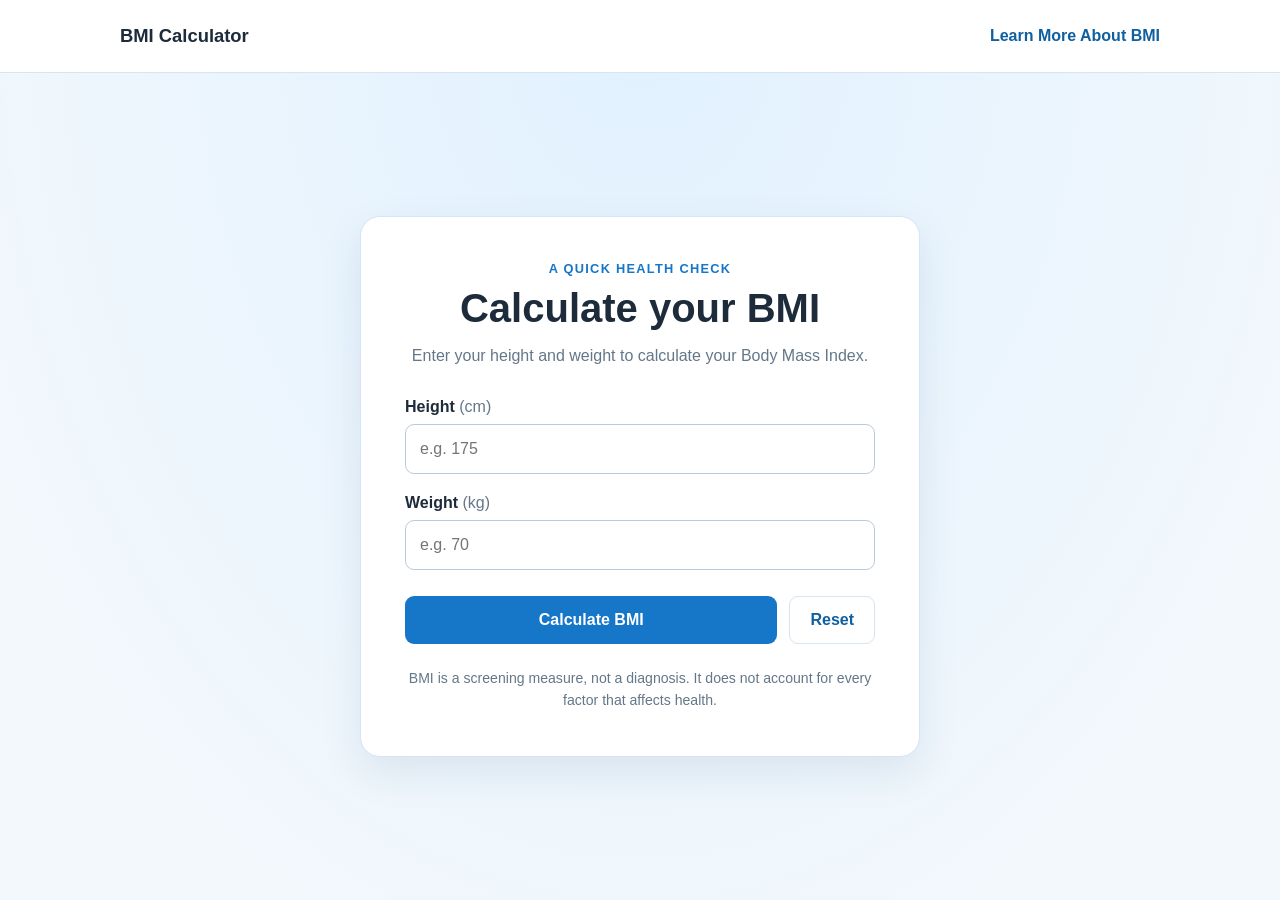
<file: CalculationPage/index.html>
<!DOCTYPE html>
<html lang="en">
<head>
  <meta charset="UTF-8">
  <meta name="viewport" content="width=device-width, initial-scale=1.0">
  <meta name="description" content="Calculate your Body Mass Index with this simple BMI calculator.">
  <title>BMI Calculator</title>
  <link rel="stylesheet" href="index.css">
  <script src="index.js" defer></script>
</head>
<body>
  <header class="site-header">
    <nav class="navigation container" aria-label="Main navigation">
      <a class="brand" href="index.html">BMI Calculator</a>
      <a class="nav-link" href="../InfoPage/info.html">Learn More About BMI</a>
    </nav>
  </header>

  <main class="container">
    <section class="calculator-card" aria-labelledby="page-title">
      <div class="intro">
        <p class="eyebrow">A quick health check</p>
        <h1 id="page-title">Calculate your BMI</h1>
        <p>Enter your height and weight to calculate your Body Mass Index.</p>
      </div>

      <form id="bmi-form" novalidate>
        <div class="field">
          <label for="height">Height <span>(cm)</span></label>
          <input
            id="height"
            name="height"
            type="number"
            inputmode="decimal"
            min="0"
            step="any"
            placeholder="e.g. 175"
            aria-describedby="height-error"
            required
          >
          <p class="field-error" id="height-error"></p>
        </div>

        <div class="field">
          <label for="weight">Weight <span>(kg)</span></label>
          <input
            id="weight"
            name="weight"
            type="number"
            inputmode="decimal"
            min="0"
            step="any"
            placeholder="e.g. 70"
            aria-describedby="weight-error"
            required
          >
          <p class="field-error" id="weight-error"></p>
        </div>

        <div class="actions">
          <button class="button button-primary" type="submit">Calculate BMI</button>
          <button class="button button-secondary" id="reset-button" type="reset">Reset</button>
        </div>
      </form>

      <p class="form-error" id="form-error" role="alert"></p>

      <section class="result" id="result" aria-live="polite" aria-atomic="true" hidden>
        <p class="result-label">Your BMI</p>
        <p class="bmi-value" id="bmi-value"></p>
        <h2 id="bmi-category"></h2>
        <p id="result-message"></p>
      </section>

      <p class="disclaimer">
        BMI is a screening measure, not a diagnosis. It does not account for every
        factor that affects health.
      </p>
    </section>
  </main>
</body>
</html>
</file>
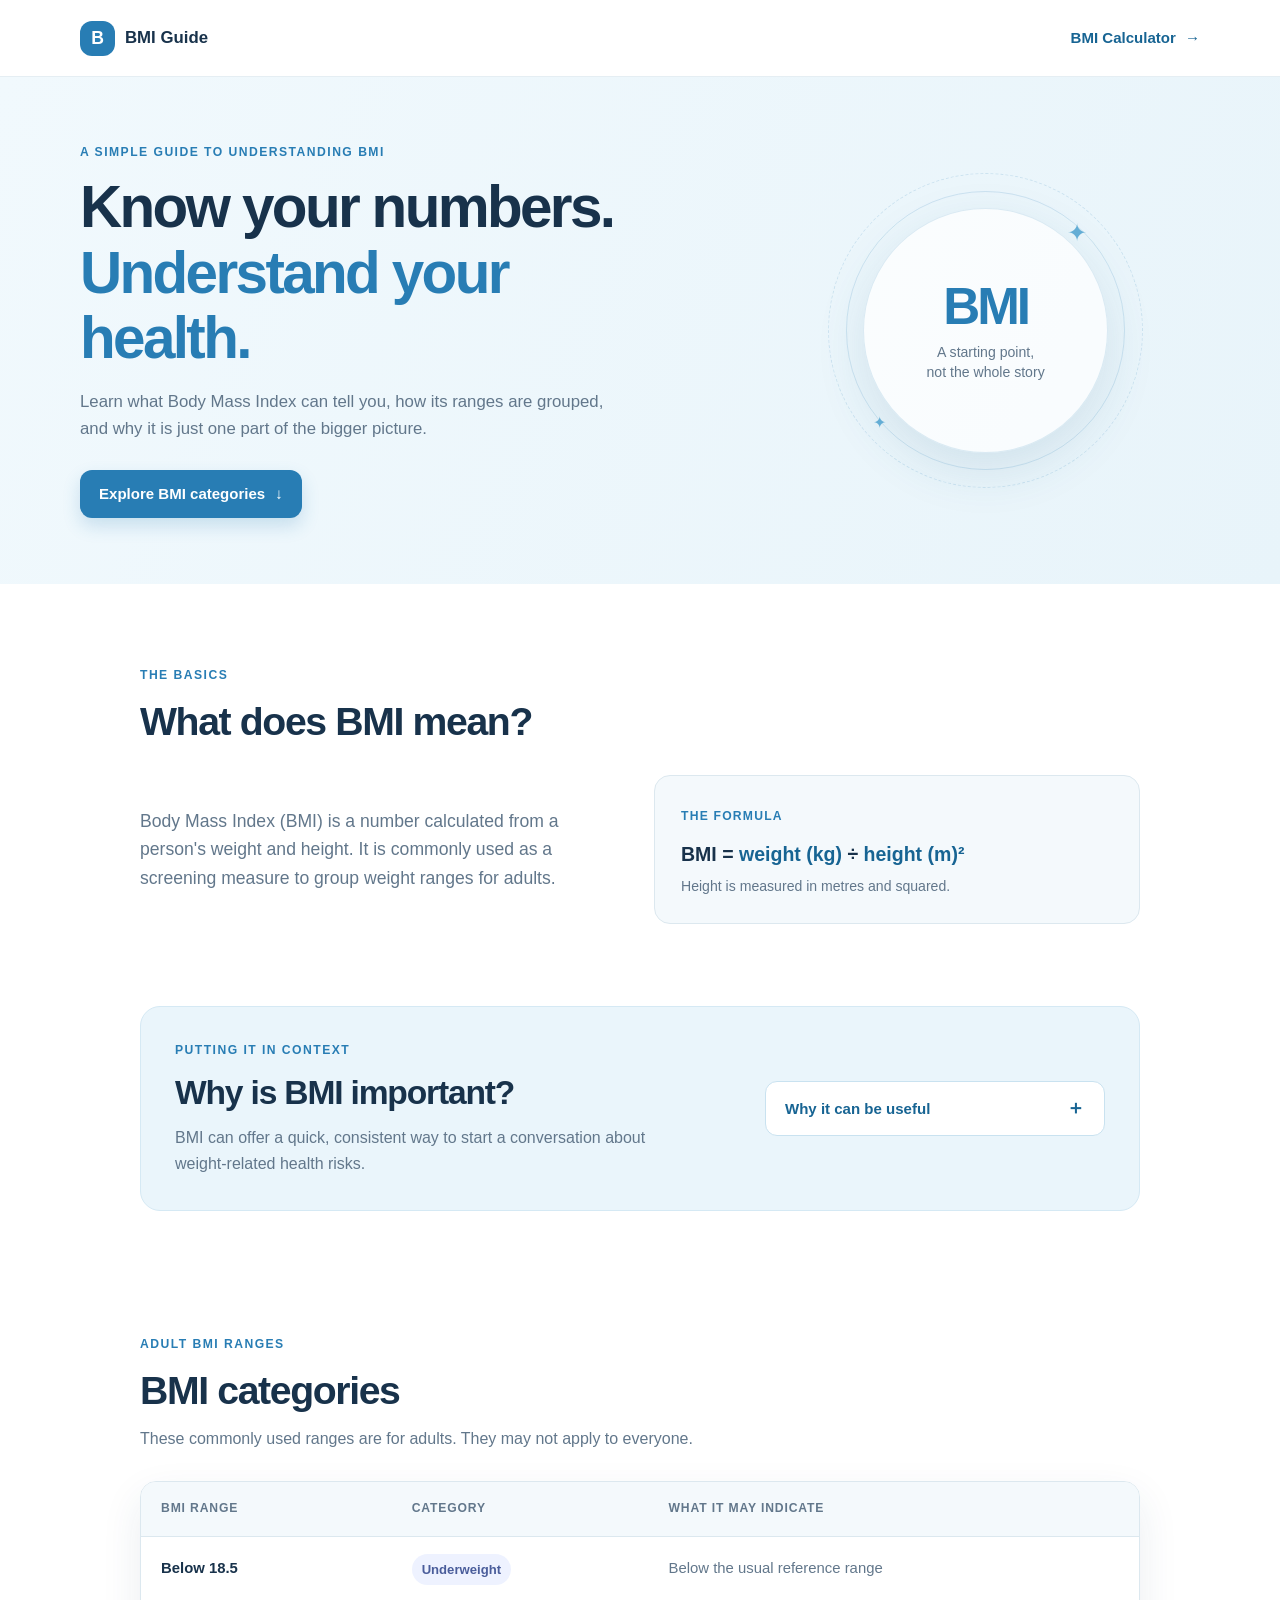
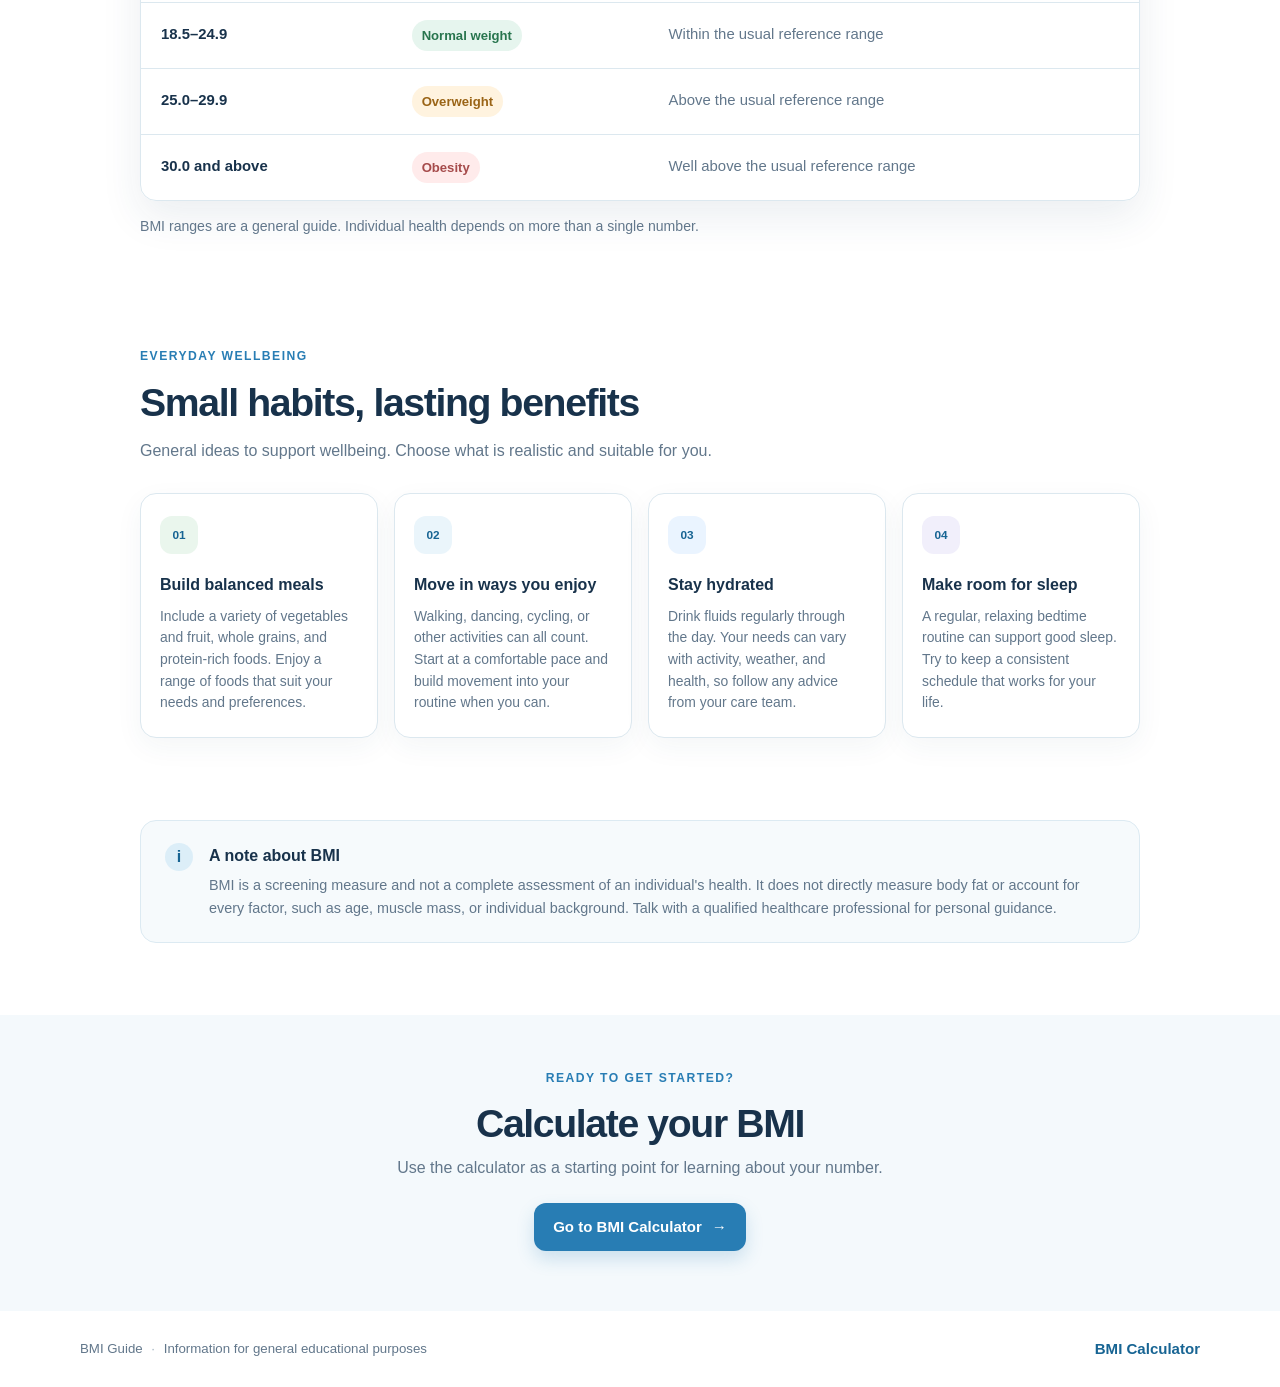
<file: InfoPage/info.html>
<!DOCTYPE html>
<html lang="en">
<head>
    <meta charset="UTF-8">
    <meta name="viewport" content="width=device-width, initial-scale=1.0">
    <meta name="description" content="Learn what BMI means, review BMI categories, and explore general healthy lifestyle tips.">
    <title>Understanding BMI | BMI Guide</title>
    <link rel="stylesheet" href="info.css">
    <script src="info.js" defer></script>
</head>
<body>
    <header class="site-header">
        <nav class="navigation" aria-label="Main navigation">
            <a class="brand" href="../CalculationPage/index.html" aria-label="BMI Guide home">
                <span class="brand-mark" aria-hidden="true">B</span>
                <span>BMI Guide</span>
            </a>
            <a class="nav-link" href="../CalculationPage/index.html">BMI Calculator <span aria-hidden="true">→</span></a>
        </nav>
    </header>

    <main>
        <section class="hero">
            <div class="hero-content">
                <p class="eyebrow">A simple guide to understanding BMI</p>
                <h1>Know your numbers.<br><span>Understand your health.</span></h1>
                <p class="hero-description">
                    Learn what Body Mass Index can tell you, how its ranges are grouped, and why it is just one part of the bigger picture.
                </p>
                <a class="button button-primary" href="#bmi-categories">Explore BMI categories <span aria-hidden="true">↓</span></a>
            </div>
            <div class="hero-illustration" aria-hidden="true">
                <div class="illustration-circle">
                    <span class="illustration-number">BMI</span>
                    <span class="illustration-caption">A starting point,<br>not the whole story</span>
                    <span class="illustration-spark spark-one">✦</span>
                    <span class="illustration-spark spark-two">✦</span>
                </div>
            </div>
        </section>

        <section class="intro-section content-section" aria-labelledby="what-is-bmi">
            <div class="section-heading">
                <p class="eyebrow">The basics</p>
                <h2 id="what-is-bmi">What does BMI mean?</h2>
            </div>
            <div class="intro-grid">
                <p class="intro-copy">
                    Body Mass Index (BMI) is a number calculated from a person's weight and height. It is commonly used as a screening measure to group weight ranges for adults.
                </p>
                <div class="formula-card">
                    <span class="formula-label">The formula</span>
                    <p class="formula">BMI = <span>weight (kg)</span> ÷ <span>height (m)²</span></p>
                    <p class="formula-note">Height is measured in metres and squared.</p>
                </div>
            </div>
        </section>

        <section class="importance-section content-section" aria-labelledby="why-bmi">
            <div class="importance-card">
                <div>
                    <p class="eyebrow">Putting it in context</p>
                    <h2 id="why-bmi">Why is BMI important?</h2>
                    <p class="section-copy">
                        BMI can offer a quick, consistent way to start a conversation about weight-related health risks.
                    </p>
                </div>
                <div class="importance-action">
                    <button class="button button-secondary" id="importance-button" type="button" aria-expanded="false" aria-controls="importance-details">
                        Why it can be useful <span class="button-icon" aria-hidden="true">＋</span>
                    </button>
                    <p class="interactive-details" id="importance-details" hidden>
                        A healthcare professional may use BMI alongside other information to decide whether more assessment or support could be helpful. It is a screening tool, not a diagnosis.
                    </p>
                </div>
            </div>
        </section>

        <section class="categories-section content-section" id="bmi-categories" aria-labelledby="categories-title">
            <div class="section-heading">
                <p class="eyebrow">Adult BMI ranges</p>
                <h2 id="categories-title">BMI categories</h2>
                <p class="section-copy">These commonly used ranges are for adults. They may not apply to everyone.</p>
            </div>
            <div class="table-wrap">
                <table>
                    <thead>
                        <tr>
                            <th scope="col">BMI range</th>
                            <th scope="col">Category</th>
                            <th scope="col">What it may indicate</th>
                        </tr>
                    </thead>
                    <tbody>
                        <tr>
                            <td>Below 18.5</td>
                            <td><span class="category-label category-light">Underweight</span></td>
                            <td>Below the usual reference range</td>
                        </tr>
                        <tr>
                            <td>18.5–24.9</td>
                            <td><span class="category-label category-healthy">Normal weight</span></td>
                            <td>Within the usual reference range</td>
                        </tr>
                        <tr>
                            <td>25.0–29.9</td>
                            <td><span class="category-label category-high">Overweight</span></td>
                            <td>Above the usual reference range</td>
                        </tr>
                        <tr>
                            <td>30.0 and above</td>
                            <td><span class="category-label category-highest">Obesity</span></td>
                            <td>Well above the usual reference range</td>
                        </tr>
                    </tbody>
                </table>
            </div>
            <p class="table-note">BMI ranges are a general guide. Individual health depends on more than a single number.</p>
        </section>

        <section class="tips-section content-section" aria-labelledby="tips-title">
            <div class="section-heading">
                <p class="eyebrow">Everyday wellbeing</p>
                <h2 id="tips-title">Small habits, lasting benefits</h2>
                <p class="section-copy">General ideas to support wellbeing. Choose what is realistic and suitable for you.</p>
            </div>
            <div class="tips-grid">
                <article class="tip-card">
                    <span class="tip-icon icon-food" aria-hidden="true">01</span>
                    <h3>Build balanced meals</h3>
                    <p>Include a variety of vegetables and fruit, whole grains, and protein-rich foods. Enjoy a range of foods that suit your needs and preferences.</p>
                </article>
                <article class="tip-card">
                    <span class="tip-icon icon-move" aria-hidden="true">02</span>
                    <h3>Move in ways you enjoy</h3>
                    <p>Walking, dancing, cycling, or other activities can all count. Start at a comfortable pace and build movement into your routine when you can.</p>
                </article>
                <article class="tip-card">
                    <span class="tip-icon icon-water" aria-hidden="true">03</span>
                    <h3>Stay hydrated</h3>
                    <p>Drink fluids regularly through the day. Your needs can vary with activity, weather, and health, so follow any advice from your care team.</p>
                </article>
                <article class="tip-card">
                    <span class="tip-icon icon-sleep" aria-hidden="true">04</span>
                    <h3>Make room for sleep</h3>
                    <p>A regular, relaxing bedtime routine can support good sleep. Try to keep a consistent schedule that works for your life.</p>
                </article>
            </div>
        </section>

        <aside class="disclaimer" aria-label="Health disclaimer">
            <span class="disclaimer-icon" aria-hidden="true">i</span>
            <div>
                <h2>A note about BMI</h2>
                <p>BMI is a screening measure and not a complete assessment of an individual's health. It does not directly measure body fat or account for every factor, such as age, muscle mass, or individual background. Talk with a qualified healthcare professional for personal guidance.</p>
            </div>
        </aside>

        <section class="cta-section">
            <p class="eyebrow">Ready to get started?</p>
            <h2>Calculate your BMI</h2>
            <p>Use the calculator as a starting point for learning about your number.</p>
            <a class="button button-primary" href="../CalculationPage/index.html">Go to BMI Calculator <span aria-hidden="true">→</span></a>
        </section>
    </main>

    <footer class="site-footer">
        <p>BMI Guide <span aria-hidden="true">·</span> Information for general educational purposes</p>
        <a href="../CalculationPage/index.html">BMI Calculator</a>
    </footer>
</body>
</html>
</file>
<file: CalculationPage/index.css>
:root {
  color-scheme: light;
  --blue: #1677c8;
  --blue-dark: #105f9f;
  --blue-light: #eaf5ff;
  --ink: #1d2b3a;
  --muted: #647789;
  --border: #d7e5f0;
  --surface: #ffffff;
  --page: #f3f8fc;
  --error: #b42318;
}

* {
  box-sizing: border-box;
}

body {
  min-width: 320px;
  min-height: 100vh;
  margin: 0;
  color: var(--ink);
  background:
    radial-gradient(ellipse at 50% 0, #e1f1ff 0, transparent 48rem),
    var(--page);
  font-family: Arial, Helvetica, sans-serif;
}

a {
  color: var(--blue-dark);
}

.container {
  width: min(100% - 40px, 1040px);
  margin-inline: auto;
}

.site-header {
  background: var(--surface);
  border-bottom: 1px solid var(--border);
}

.navigation {
  min-height: 72px;
  display: flex;
  align-items: center;
  justify-content: space-between;
  gap: 20px;
}

.brand {
  color: var(--ink);
  font-size: 1.15rem;
  font-weight: 700;
  text-decoration: none;
}

.nav-link {
  font-weight: 600;
  text-decoration: none;
}

.nav-link:hover {
  text-decoration: underline;
}

main {
  display: grid;
  min-height: calc(100vh - 73px);
  place-items: center;
  padding-block: 48px;
}

.calculator-card {
  width: min(100%, 560px);
  padding: clamp(24px, 5vw, 44px);
  background: var(--surface);
  border: 1px solid var(--border);
  border-radius: 20px;
  box-shadow: 0 16px 40px rgb(34 83 120 / 10%);
}

.intro {
  margin-bottom: 30px;
  text-align: center;
}

.eyebrow {
  margin: 0 0 10px;
  color: var(--blue);
  font-size: 0.8rem;
  font-weight: 700;
  letter-spacing: 0.1em;
  text-transform: uppercase;
}

h1 {
  margin: 0;
  font-size: clamp(1.9rem, 6vw, 2.5rem);
}

.intro > p:last-child {
  margin: 12px 0 0;
  color: var(--muted);
  line-height: 1.6;
}

.field {
  margin-top: 20px;
}

.field label {
  display: block;
  margin-bottom: 8px;
  font-weight: 700;
}

.field label span {
  color: var(--muted);
  font-weight: 400;
}

.field input {
  width: 100%;
  min-height: 50px;
  padding: 12px 14px;
  color: var(--ink);
  background: var(--surface);
  border: 1px solid #b9ccdc;
  border-radius: 9px;
  font: inherit;
}

.field input:focus {
  border-color: var(--blue);
  outline: 3px solid rgb(22 119 200 / 16%);
}

.field input[aria-invalid="true"] {
  border-color: var(--error);
}

.field-error,
.form-error {
  min-height: 0;
  margin: 6px 0 0;
  color: var(--error);
  font-size: 0.9rem;
}

.field-error:not(:empty),
.form-error:not(:empty) {
  min-height: 1.25em;
}

.actions {
  display: flex;
  gap: 12px;
  margin-top: 26px;
}

.button {
  min-height: 48px;
  padding: 11px 20px;
  border: 1px solid transparent;
  border-radius: 9px;
  cursor: pointer;
  font: inherit;
  font-weight: 700;
  transition: background-color 120ms ease, border-color 120ms ease;
}

.button:focus-visible,
a:focus-visible {
  outline: 3px solid rgb(22 119 200 / 35%);
  outline-offset: 3px;
}

.button-primary {
  flex: 1;
  color: var(--surface);
  background: var(--blue);
}

.button-primary:hover {
  background: var(--blue-dark);
}

.button-secondary {
  color: var(--blue-dark);
  background: var(--surface);
  border-color: var(--border);
}

.button-secondary:hover {
  background: var(--blue-light);
  border-color: #b9d8f0;
}

.result {
  margin-top: 28px;
  padding: 22px;
  background: var(--blue-light);
  border: 1px solid #c9e4fa;
  border-radius: 12px;
  text-align: center;
}

.result[hidden] {
  display: none;
}

.result-label {
  margin: 0;
  color: var(--muted);
  font-weight: 600;
}

.bmi-value {
  margin: 6px 0;
  color: var(--blue-dark);
  font-size: 2.5rem;
  font-weight: 700;
}

.result h2 {
  margin: 0;
  font-size: 1.25rem;
}

#result-message {
  margin: 10px 0 0;
  color: var(--muted);
  line-height: 1.5;
}

.disclaimer {
  margin: 24px 0 0;
  color: var(--muted);
  font-size: 0.88rem;
  line-height: 1.55;
  text-align: center;
}

@media (max-width: 480px) {
  .container {
    width: min(100% - 28px, 1040px);
  }

  .navigation {
    min-height: 64px;
  }

  .nav-link {
    font-size: 0.9rem;
    text-align: right;
  }

  main {
    min-height: calc(100vh - 65px);
    padding-block: 28px;
  }

  .actions {
    flex-direction: column;
  }
}

@media (prefers-reduced-motion: reduce) {
  *,
  *::before,
  *::after {
    scroll-behavior: auto !important;
    transition-duration: 0.01ms !important;
  }
}
</file>
<file: InfoPage/info.css>
:root {
    color-scheme: light;
    --navy: #18324b;
    --muted: #62778b;
    --blue: #287db4;
    --blue-dark: #176493;
    --sky: #eaf5fb;
    --pale-blue: #f4f9fc;
    --line: #dce8ef;
    --white: #ffffff;
    --shadow: 0 16px 42px rgba(30, 71, 100, 0.09);
}

* {
    box-sizing: border-box;
}

html {
    scroll-behavior: smooth;
}

body {
    margin: 0;
    background: var(--white);
    color: var(--navy);
    font-family: Arial, Helvetica, sans-serif;
    line-height: 1.6;
}

a {
    color: inherit;
}

.site-header {
    position: relative;
    z-index: 1;
    border-bottom: 1px solid rgba(220, 232, 239, 0.75);
    background: rgba(255, 255, 255, 0.96);
}

.navigation {
    width: min(1120px, calc(100% - 48px));
    min-height: 76px;
    margin: 0 auto;
    display: flex;
    align-items: center;
    justify-content: space-between;
    gap: 24px;
}

.brand {
    display: inline-flex;
    align-items: center;
    gap: 10px;
    color: var(--navy);
    font-size: 1.05rem;
    font-weight: 700;
    text-decoration: none;
}

.brand-mark {
    display: grid;
    width: 35px;
    height: 35px;
    place-items: center;
    border-radius: 12px;
    background: var(--blue);
    color: var(--white);
    font-size: 1.1rem;
}

.nav-link,
.site-footer a {
    color: var(--blue-dark);
    font-size: 0.94rem;
    font-weight: 700;
    text-decoration: none;
}

.nav-link:hover,
.site-footer a:hover {
    text-decoration: underline;
    text-underline-offset: 4px;
}

.nav-link span {
    margin-left: 5px;
}

.hero {
    overflow: hidden;
    min-height: 420px;
    padding: 66px max(24px, calc((100% - 1120px) / 2));
    display: grid;
    grid-template-columns: 1.2fr 0.8fr;
    align-items: center;
    gap: 48px;
    background: linear-gradient(115deg, #f1f9fd 0%, #e8f4fa 100%);
}

.hero-content {
    max-width: 610px;
}

.eyebrow {
    margin: 0 0 12px;
    color: var(--blue);
    font-size: 0.76rem;
    font-weight: 700;
    letter-spacing: 0.12em;
    text-transform: uppercase;
}

h1,
h2,
h3,
p {
    margin-top: 0;
}

h1 {
    margin-bottom: 18px;
    font-size: clamp(2.35rem, 5vw, 3.65rem);
    line-height: 1.12;
    letter-spacing: -0.045em;
}

h1 span {
    color: var(--blue);
}

.hero-description {
    max-width: 540px;
    margin-bottom: 28px;
    color: var(--muted);
    font-size: 1.05rem;
}

.button {
    display: inline-flex;
    min-height: 48px;
    align-items: center;
    justify-content: center;
    gap: 10px;
    padding: 11px 19px;
    border: 0;
    border-radius: 12px;
    font: inherit;
    font-size: 0.94rem;
    font-weight: 700;
    text-align: center;
    text-decoration: none;
    cursor: pointer;
    transition: background-color 160ms ease, transform 160ms ease;
}

.button:hover {
    transform: translateY(-1px);
}

.button:focus-visible,
a:focus-visible {
    outline: 3px solid #86c9ee;
    outline-offset: 3px;
}

.button-primary {
    background: var(--blue);
    color: var(--white);
    box-shadow: 0 8px 18px rgba(40, 125, 180, 0.2);
}

.button-primary:hover {
    background: var(--blue-dark);
}

.hero-illustration {
    display: grid;
    min-height: 275px;
    place-items: center;
}

.illustration-circle {
    position: relative;
    display: flex;
    width: 245px;
    height: 245px;
    flex-direction: column;
    align-items: center;
    justify-content: center;
    border: 1px solid rgba(40, 125, 180, 0.15);
    border-radius: 50%;
    background: rgba(255, 255, 255, 0.72);
    box-shadow: 0 18px 50px rgba(37, 95, 130, 0.12);
    text-align: center;
}

.illustration-circle::before,
.illustration-circle::after {
    position: absolute;
    border: 1px solid rgba(40, 125, 180, 0.16);
    border-radius: 50%;
    content: "";
}

.illustration-circle::before {
    inset: -18px;
}

.illustration-circle::after {
    inset: -36px;
    border-style: dashed;
}

.illustration-number {
    color: var(--blue);
    font-size: 3.2rem;
    font-weight: 700;
    letter-spacing: -0.06em;
    line-height: 1.1;
}

.illustration-caption {
    margin-top: 8px;
    color: var(--muted);
    font-size: 0.88rem;
    line-height: 1.4;
}

.illustration-spark {
    position: absolute;
    color: #63add5;
    font-size: 1.5rem;
}

.spark-one {
    top: 5px;
    right: 20px;
}

.spark-two {
    bottom: 17px;
    left: 9px;
    font-size: 1rem;
}

.content-section {
    width: min(1000px, calc(100% - 48px));
    margin: 0 auto;
    padding: 82px 0;
}

.section-heading {
    max-width: 680px;
    margin-bottom: 30px;
}

.section-heading h2,
.importance-card h2,
.cta-section h2 {
    margin-bottom: 12px;
    font-size: clamp(1.8rem, 3.6vw, 2.45rem);
    line-height: 1.2;
    letter-spacing: -0.035em;
}

.intro-grid {
    display: grid;
    grid-template-columns: 1fr 1fr;
    align-items: stretch;
    gap: 28px;
}

.intro-copy {
    align-self: center;
    margin-bottom: 0;
    color: var(--muted);
    font-size: 1.1rem;
}

.formula-card {
    padding: 26px;
    border: 1px solid var(--line);
    border-radius: 16px;
    background: var(--pale-blue);
}

.formula-label {
    color: var(--blue);
    font-size: 0.76rem;
    font-weight: 700;
    letter-spacing: 0.1em;
    text-transform: uppercase;
}

.formula {
    margin: 12px 0 4px;
    font-size: 1.22rem;
    font-weight: 700;
}

.formula span {
    color: var(--blue-dark);
}

.formula-note,
.table-note {
    margin-bottom: 0;
    color: var(--muted);
    font-size: 0.88rem;
}

.importance-section {
    padding-top: 0;
}

.importance-card {
    padding: 34px;
    display: grid;
    grid-template-columns: 1fr 0.8fr;
    align-items: center;
    gap: 32px;
    border: 1px solid #d5e9f4;
    border-radius: 20px;
    background: var(--sky);
}

.importance-card h2 {
    font-size: clamp(1.65rem, 3vw, 2.1rem);
}

.section-copy {
    margin-bottom: 0;
    color: var(--muted);
}

.importance-action {
    justify-self: end;
    width: min(100%, 340px);
}

.button-secondary {
    width: 100%;
    justify-content: space-between;
    border: 1px solid #c9e2f0;
    background: var(--white);
    color: var(--blue-dark);
}

.button-secondary:hover {
    background: #f8fcfe;
}

.button-icon {
    font-size: 1.2rem;
}

.interactive-details {
    margin: 14px 0 0;
    padding: 15px 16px;
    border-radius: 12px;
    background: rgba(255, 255, 255, 0.78);
    color: var(--muted);
    font-size: 0.92rem;
}

.categories-section {
    padding-top: 42px;
}

.table-wrap {
    overflow-x: auto;
    border: 1px solid var(--line);
    border-radius: 16px;
    box-shadow: var(--shadow);
}

table {
    width: 100%;
    border-collapse: collapse;
    text-align: left;
}

th,
td {
    padding: 17px 20px;
    border-bottom: 1px solid var(--line);
}

th {
    background: var(--pale-blue);
    color: var(--muted);
    font-size: 0.76rem;
    letter-spacing: 0.07em;
    text-transform: uppercase;
}

td {
    color: var(--muted);
    font-size: 0.93rem;
}

td:first-child {
    color: var(--navy);
    font-weight: 700;
    white-space: nowrap;
}

tbody tr:last-child td {
    border-bottom: 0;
}

.category-label {
    display: inline-block;
    padding: 5px 10px;
    border-radius: 999px;
    font-size: 0.82rem;
    font-weight: 700;
    white-space: nowrap;
}

.category-light {
    background: #eef2ff;
    color: #4a5d9b;
}

.category-healthy {
    background: #e6f5ee;
    color: #28754e;
}

.category-high {
    background: #fff3df;
    color: #9a6416;
}

.category-highest {
    background: #ffebeb;
    color: #a64b4b;
}

.table-note {
    margin-top: 14px;
}

.tips-section {
    padding-top: 28px;
}

.tips-grid {
    display: grid;
    grid-template-columns: repeat(4, 1fr);
    gap: 16px;
}

.tip-card {
    min-height: 245px;
    padding: 22px 19px;
    border: 1px solid var(--line);
    border-radius: 16px;
    background: var(--white);
    box-shadow: 0 9px 28px rgba(30, 71, 100, 0.05);
}

.tip-icon {
    display: grid;
    width: 38px;
    height: 38px;
    margin-bottom: 18px;
    place-items: center;
    border-radius: 12px;
    color: var(--blue-dark);
    font-size: 0.74rem;
    font-weight: 700;
}

.icon-food {
    background: #eaf6ed;
}

.icon-move {
    background: #eaf5fb;
}

.icon-water {
    background: #eaf4ff;
}

.icon-sleep {
    background: #f1effb;
}

.tip-card h3 {
    margin-bottom: 8px;
    font-size: 1rem;
}

.tip-card p {
    margin-bottom: 0;
    color: var(--muted);
    font-size: 0.87rem;
    line-height: 1.55;
}

.disclaimer {
    width: min(1000px, calc(100% - 48px));
    margin: 0 auto 72px;
    padding: 22px 24px;
    display: flex;
    align-items: flex-start;
    gap: 16px;
    border: 1px solid #dceaf2;
    border-radius: 16px;
    background: #f6fafc;
}

.disclaimer-icon {
    display: grid;
    width: 28px;
    height: 28px;
    flex: 0 0 28px;
    place-items: center;
    border-radius: 50%;
    background: #dceef8;
    color: var(--blue-dark);
    font-weight: 700;
}

.disclaimer h2 {
    margin-bottom: 5px;
    font-size: 1rem;
}

.disclaimer p {
    margin-bottom: 0;
    color: var(--muted);
    font-size: 0.9rem;
}

.cta-section {
    padding: 54px 24px 60px;
    background: var(--pale-blue);
    text-align: center;
}

.cta-section h2 {
    margin-bottom: 8px;
}

.cta-section > p:not(.eyebrow) {
    margin-bottom: 22px;
    color: var(--muted);
}

.site-footer {
    width: min(1120px, calc(100% - 48px));
    min-height: 76px;
    margin: 0 auto;
    display: flex;
    align-items: center;
    justify-content: space-between;
    gap: 18px;
}

.site-footer p {
    margin: 0;
    color: var(--muted);
    font-size: 0.83rem;
}

.site-footer p span {
    padding: 0 5px;
    color: #a1b3c0;
}

@media (max-width: 800px) {
    .hero {
        grid-template-columns: 1fr 0.65fr;
        gap: 20px;
        padding-top: 54px;
        padding-bottom: 54px;
    }

    .illustration-circle {
        width: 195px;
        height: 195px;
    }

    .illustration-number {
        font-size: 2.7rem;
    }

    .tips-grid {
        grid-template-columns: repeat(2, 1fr);
    }

    .tip-card {
        min-height: 205px;
    }

    .importance-card {
        grid-template-columns: 1fr;
        gap: 22px;
    }

    .importance-action {
        justify-self: stretch;
        width: 100%;
    }
}

@media (max-width: 600px) {
    .navigation,
    .content-section,
    .disclaimer,
    .site-footer {
        width: calc(100% - 36px);
    }

    .navigation {
        min-height: 66px;
    }

    .nav-link {
        font-size: 0.84rem;
    }

    .hero {
        min-height: auto;
        grid-template-columns: 1fr;
        gap: 12px;
        padding: 48px 24px 40px;
    }

    .hero-illustration {
        min-height: 210px;
        margin-top: 8px;
    }

    .illustration-circle {
        width: 170px;
        height: 170px;
    }

    .illustration-circle::before {
        inset: -12px;
    }

    .illustration-circle::after {
        inset: -24px;
    }

    .content-section {
        padding: 62px 0;
    }

    .intro-grid {
        grid-template-columns: 1fr;
        gap: 20px;
    }

    .importance-section {
        padding-top: 0;
    }

    .importance-card {
        padding: 24px 20px;
    }

    .categories-section {
        padding-top: 30px;
    }

    th,
    td {
        padding: 14px 12px;
        font-size: 0.84rem;
    }

    th {
        font-size: 0.68rem;
    }

    .tips-grid {
        grid-template-columns: 1fr;
    }

    .tip-card {
        min-height: auto;
    }

    .disclaimer {
        margin-bottom: 52px;
        padding: 18px;
        gap: 12px;
    }

    .site-footer {
        min-height: 78px;
    }
}

@media (prefers-reduced-motion: reduce) {
    html {
        scroll-behavior: auto;
    }

    *,
    *::before,
    *::after {
        transition-duration: 0.01ms !important;
    }
}
</file>
